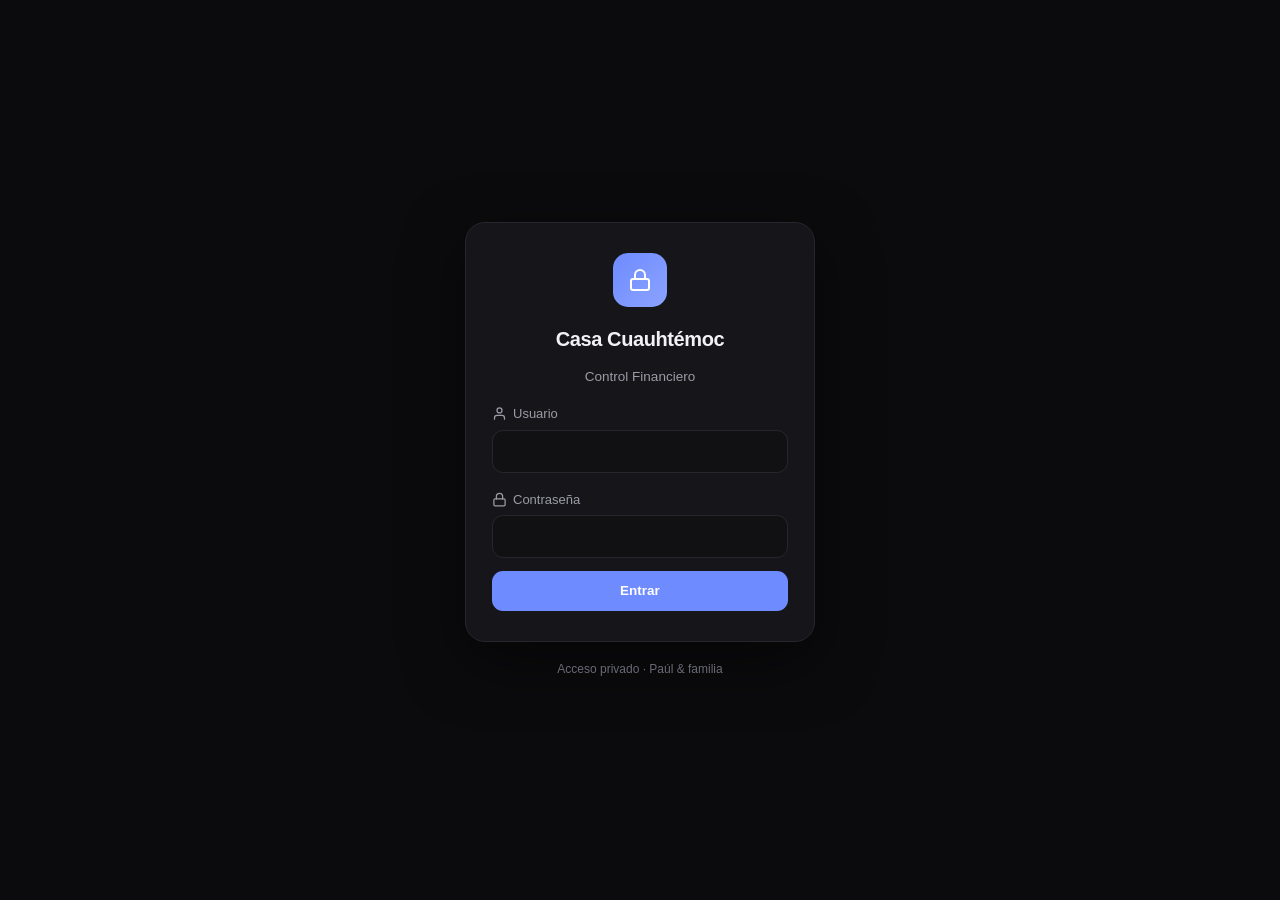
<file: index.html>
<!DOCTYPE html>
<html lang="es">
<head>
  <meta charset="UTF-8" />
  <meta name="viewport" content="width=device-width, initial-scale=1, viewport-fit=cover" />
  <meta name="theme-color" content="#0a0a0b" />
  <meta name="description" content="Control financiero privado — Casa Cuauhtémoc" />
  <title>Casa Cuauhtémoc · Control Financiero</title>

  <link rel="preconnect" href="https://rsms.me/" />
  <link rel="stylesheet" href="https://rsms.me/inter/inter.css" />
  <link rel="stylesheet" href="css/styles.css" />
  <link rel="icon" href="data:image/svg+xml,<svg xmlns='http://www.w3.org/2000/svg' viewBox='0 0 24 24'><text y='20' font-size='20'>🏠</text></svg>" />
</head>
<body>
  <div id="app">
    <div class="login"><p class="sub">Cargando…</p></div>
  </div>
  <script type="module" src="js/app.js"></script>
</body>
</html>
</file>
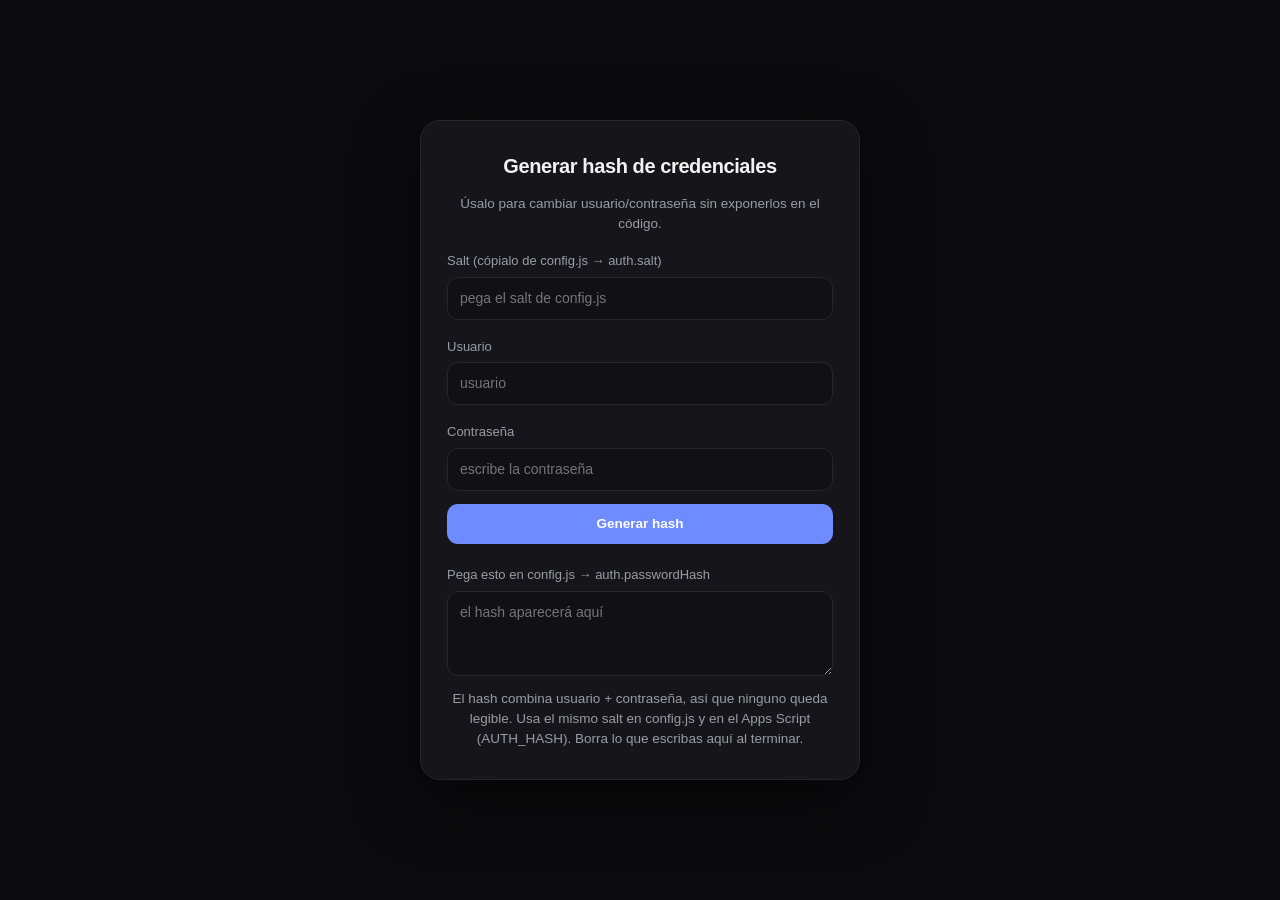
<file: generar-hash.html>
<!DOCTYPE html>
<html lang="es">
<head>
  <meta charset="UTF-8" />
  <meta name="viewport" content="width=device-width, initial-scale=1" />
  <title>Generar hash de credenciales · Casa Cuauhtémoc</title>
  <link rel="stylesheet" href="https://rsms.me/inter/inter.css" />
  <link rel="stylesheet" href="css/styles.css" />
</head>
<body>
  <div class="login">
    <form class="login-card" id="form" style="max-width:440px">
      <h1>Generar hash de credenciales</h1>
      <p class="sub">Úsalo para cambiar usuario/contraseña sin exponerlos en el código.</p>

      <label class="field"><span>Salt (cópialo de config.js → auth.salt)</span>
        <input type="text" id="salt" placeholder="pega el salt de config.js" autocomplete="off"></label>
      <label class="field"><span>Usuario</span>
        <input type="text" id="user" placeholder="usuario" autocapitalize="none" autocomplete="off"></label>
      <label class="field"><span>Contraseña</span>
        <input type="text" id="pass" placeholder="escribe la contraseña" autocomplete="off"></label>

      <button type="submit" class="btn primary block">Generar hash</button>

      <label class="field" style="margin-top:8px"><span>Pega esto en config.js → auth.passwordHash</span>
        <textarea id="out" rows="3" readonly placeholder="el hash aparecerá aquí"></textarea></label>
      <p class="sub">El hash combina usuario + contraseña, así que ninguno queda legible. Usa el mismo salt en config.js y en el Apps Script (AUTH_HASH). Borra lo que escribas aquí al terminar.</p>
    </form>
  </div>

  <script type="module">
    async function sha256(t) {
      const b = await crypto.subtle.digest("SHA-256", new TextEncoder().encode(t));
      return [...new Uint8Array(b)].map((x) => x.toString(16).padStart(2, "0")).join("");
    }
    document.getElementById("form").onsubmit = async (e) => {
      e.preventDefault();
      const salt = document.getElementById("salt").value.trim();
      const user = document.getElementById("user").value.trim();
      const pass = document.getElementById("pass").value;
      document.getElementById("out").value = await sha256(`${salt}:${user}:${pass}`);
    };
  </script>
</body>
</html>
</file>
<file: css/styles.css>
/* ==========================================================================
   Casa Cuauhtémoc — Control Financiero
   Diseño limpio, dark mode, tipo Linear / Vercel
   ========================================================================== */
:root {
  --bg: #0b0b0d;
  --bg-2: #111114;
  --panel: #16161a;
  --panel-2: #1d1d22;
  --line: #26262c;
  --line-soft: #1e1e24;
  --text: #f2f2f5;
  --text-2: #9b9ba6;
  --text-3: #6a6a76;
  --blue: #6e8bff;
  --blue-2: #8ba3ff;
  --ok: #3ddc97;
  --warn: #ffc24b;
  --danger: #ff6b6b;
  --r: 16px;
  --r-sm: 11px;
  --sw: 250px;
  --font: "Inter", -apple-system, BlinkMacSystemFont, "Segoe UI", Roboto, sans-serif;
}
* { box-sizing: border-box; margin: 0; padding: 0; }
html, body { height: 100%; }
body {
  font-family: var(--font);
  background: var(--bg);
  color: var(--text);
  -webkit-font-smoothing: antialiased;
  font-feature-settings: "tnum", "cv02", "cv03";
  line-height: 1.5;
}
.icon { flex: none; vertical-align: middle; }
.sub { color: var(--text-2); font-size: 13.5px; }
.muted { color: var(--text-3); }
.ok-text { color: var(--ok); }
.blue-text { color: var(--blue-2); }
.warn-text { color: var(--warn); }
.usd { color: var(--text-3); font-size: 12.5px; }
.hide-xs { display: inline; }

/* ---------- Layout ---------- */
.layout { display: flex; min-height: 100vh; }
.side {
  width: var(--sw); flex: none; background: var(--bg-2);
  border-right: 1px solid var(--line-soft); display: flex; flex-direction: column;
  padding: 20px 14px; position: sticky; top: 0; height: 100vh;
}
.brand { display: flex; gap: 11px; align-items: center; padding: 4px 6px 20px; }
.brand-ic {
  width: 36px; height: 36px; border-radius: 10px; color: #fff;
  background: linear-gradient(135deg, var(--blue), var(--blue-2));
  display: grid; place-items: center;
}
.brand-name { font-weight: 650; font-size: 14.5px; letter-spacing: -.01em; }
.brand-sub { font-size: 11.5px; color: var(--text-3); }
.nav { display: flex; flex-direction: column; gap: 2px; flex: 1; }
.nav-item {
  display: flex; align-items: center; gap: 11px; padding: 9px 11px;
  border-radius: var(--r-sm); background: none; border: none; color: var(--text-2);
  font: inherit; font-size: 14px; font-weight: 500; cursor: pointer; text-align: left;
  transition: background .15s, color .15s;
}
.nav-item:hover { background: var(--panel); color: var(--text); }
.nav-item.active { background: var(--panel-2); color: var(--text); }
.nav-item.active .icon { color: var(--blue-2); }
.side-foot { display: flex; flex-direction: column; gap: 12px; padding-top: 16px; border-top: 1px solid var(--line-soft); }
.sync { font-size: 12px; color: var(--text-3); }
.dot { display: inline-block; width: 7px; height: 7px; border-radius: 50%; margin-right: 5px; background: var(--text-3); }
.dot.ok { background: var(--ok); box-shadow: 0 0 0 3px rgba(61,220,151,.15); }
.dot.warn { background: var(--warn); }

.main { flex: 1; min-width: 0; display: flex; flex-direction: column; }
.topbar {
  display: flex; align-items: center; gap: 12px; padding: 13px 22px;
  border-bottom: 1px solid var(--line-soft); position: sticky; top: 0; z-index: 20;
  background: rgba(11,11,13,.82); backdrop-filter: blur(12px);
}
.topbar-title { font-weight: 600; flex: 1; letter-spacing: -.01em; }
.menu-tg { display: none; }
.view-root { padding: 24px; max-width: 1040px; width: 100%; margin: 0 auto; }
.tabbar { display: none; }

/* ---------- View headers ---------- */
.view { display: flex; flex-direction: column; gap: 18px; }
.vhead { display: flex; align-items: flex-end; justify-content: space-between; gap: 14px; flex-wrap: wrap; }
.vhead h1 { font-size: 23px; font-weight: 680; letter-spacing: -.025em; }
.fx { font-size: 13px; color: var(--text-2); display: flex; align-items: center; gap: 6px; background: var(--panel); border: 1px solid var(--line-soft); padding: 7px 12px; border-radius: 99px; }

/* ---------- HERO (cuenta de mamá) ---------- */
.hero {
  background: linear-gradient(150deg, #191b2e 0%, var(--panel) 55%);
  border: 1px solid var(--line); border-radius: 20px; padding: 24px;
  display: flex; flex-direction: column; gap: 6px;
}
.hero.compact { background: var(--panel); }
.hero-label { display: inline-flex; align-items: center; gap: 7px; font-size: 13px; color: var(--text-2); }
.hero-amount { font-size: 40px; font-weight: 740; letter-spacing: -.03em; line-height: 1.1; }
.hero-sub { font-size: 13px; color: var(--text-3); margin-bottom: 8px; }
.hero-grid { display: grid; grid-template-columns: repeat(3, 1fr); gap: 12px; margin-top: 8px; }
.hero-grid.wide { grid-template-columns: repeat(4, 1fr); }
.hero-stat { background: rgba(255,255,255,.03); border: 1px solid var(--line-soft); border-radius: var(--r-sm); padding: 12px; display: flex; flex-direction: column; gap: 4px; }
.hero-stat span { font-size: 12px; color: var(--text-2); display: inline-flex; align-items: center; gap: 5px; }
.hero-stat b { font-size: 17px; font-weight: 640; letter-spacing: -.01em; }

/* ---------- Cards / panels ---------- */
.panel { background: var(--panel); border: 1px solid var(--line-soft); border-radius: var(--r); padding: 18px; display: flex; flex-direction: column; gap: 12px; }
.panel-head { display: flex; align-items: center; justify-content: space-between; gap: 10px; }
.panel-head h2 { font-size: 15px; font-weight: 620; display: flex; align-items: center; gap: 8px; letter-spacing: -.01em; }

.cards-2 { display: grid; grid-template-columns: 1fr 1fr; gap: 14px; }
.cards-3 { display: grid; grid-template-columns: repeat(3, 1fr); gap: 14px; }

.mini { background: var(--panel); border: 1px solid var(--line-soft); border-radius: var(--r); padding: 16px; display: flex; flex-direction: column; gap: 6px; }
.mini-head { display: flex; align-items: center; gap: 8px; font-size: 13px; color: var(--text-2); }
.mini-head .icon { color: var(--blue-2); }
.mini-amount { font-size: 22px; font-weight: 680; letter-spacing: -.02em; }
.mini-meta { font-size: 12px; color: var(--text-3); }
.mini-pct { font-size: 12px; color: var(--text-3); align-self: flex-end; }

.stat { gap: 5px; }
.stat-label { font-size: 12.5px; color: var(--text-2); }
.stat-val { font-size: 23px; font-weight: 680; letter-spacing: -.02em; }
.stat-sub { font-size: 12.5px; color: var(--text-3); }
.t-blue .stat-val { color: var(--blue-2); }
.t-ok .stat-val { color: var(--ok); }

/* ---------- Bars / rows ---------- */
.bar { height: 8px; background: var(--panel-2); border-radius: 99px; overflow: hidden; border: 1px solid var(--line-soft); }
.bar-fill { height: 100%; border-radius: 99px; transition: width .6s cubic-bezier(.16,1,.3,1); }
.rows { display: flex; flex-direction: column; }
.row { display: flex; justify-content: space-between; align-items: center; gap: 12px; padding: 11px 0; border-bottom: 1px solid var(--line-soft); }
.row:last-child { border-bottom: none; }
.row span:first-child { font-weight: 550; font-size: 14px; }
.row-val { text-align: right; font-size: 13.5px; }

/* ---------- Chips / tags ---------- */
.chip { font-size: 11px; font-weight: 600; padding: 3px 9px; border-radius: 99px; white-space: nowrap; }
.chip-ok { background: rgba(61,220,151,.13); color: var(--ok); }
.chip-blue { background: rgba(110,139,255,.16); color: var(--blue-2); }
.chip-warn { background: rgba(255,194,75,.14); color: var(--warn); }
.tag { font-size: 10.5px; color: var(--text-3); background: var(--panel-2); padding: 2px 7px; border-radius: 6px; white-space: nowrap; }

/* ---------- Fases ---------- */
.fases { display: flex; flex-direction: column; gap: 14px; }
.fase-nums { display: grid; grid-template-columns: repeat(3, 1fr); gap: 12px; padding: 12px; background: var(--panel-2); border-radius: var(--r-sm); }
.fase-nums > div { display: flex; flex-direction: column; gap: 3px; }
.fase-nums span { font-size: 12px; color: var(--text-2); }
.fase-nums b { font-size: 17px; font-weight: 640; }
.fase details { margin-top: 4px; }
.fase summary { cursor: pointer; font-size: 13px; color: var(--text-2); padding: 4px 0; }
.fase summary:hover { color: var(--text); }

/* ---------- Movimientos ---------- */
.movs { list-style: none; display: flex; flex-direction: column; }
.mov { display: flex; align-items: center; gap: 12px; padding: 11px 0; border-bottom: 1px solid var(--line-soft); }
.mov:last-child { border-bottom: none; }
.mov-ic { width: 34px; height: 34px; border-radius: 10px; display: grid; place-items: center; flex: none; }
.mov-ic.in { background: rgba(61,220,151,.12); color: var(--ok); }
.mov-ic.out { background: rgba(255,107,107,.12); color: var(--danger); }
.mov-main { flex: 1; min-width: 0; display: flex; flex-direction: column; gap: 2px; }
.mov-concepto { font-weight: 560; font-size: 14px; }
.mov-meta { font-size: 12px; color: var(--text-3); overflow: hidden; text-overflow: ellipsis; white-space: nowrap; }
.mov-monto { font-variant-numeric: tabular-nums; font-weight: 640; font-size: 14.5px; white-space: nowrap; }
.mov-monto.in { color: var(--ok); }
.mov-monto.out { color: var(--danger); }
.del { color: var(--text-3); }
.del:hover { color: var(--danger); }

/* ---------- Filtros ---------- */
.filtros { display: flex; gap: 10px; flex-wrap: wrap; }
.filtros select, .filtros input { flex: 1; min-width: 150px; }

/* ---------- Buttons ---------- */
.btn { display: inline-flex; align-items: center; justify-content: center; gap: 7px; padding: 9px 15px; border-radius: var(--r-sm); border: 1px solid transparent; font: inherit; font-size: 13.5px; font-weight: 560; cursor: pointer; transition: transform .08s, background .15s, border-color .15s; white-space: nowrap; }
.btn:active { transform: scale(.97); }
.btn.sm { padding: 7px 12px; font-size: 13px; }
.btn.primary { background: var(--blue); color: #fff; }
.btn.primary:hover { background: var(--blue-2); }
.btn.ghost { background: var(--panel); color: var(--text); border-color: var(--line); }
.btn.ghost:hover { background: var(--panel-2); }
.btn.danger { background: var(--danger); color: #fff; }
.btn.block { width: 100%; }
.ghost-icon { background: none; border: none; color: var(--text-2); cursor: pointer; padding: 6px; border-radius: 8px; display: inline-flex; }
.ghost-icon:hover { background: var(--panel-2); color: var(--text); }

/* ---------- Forms ---------- */
.field { display: flex; flex-direction: column; gap: 6px; font-size: 13px; color: var(--text-2); }
.field span { display: flex; align-items: center; gap: 6px; }
.col-2 { grid-column: 1 / -1; }
input, select, textarea { font: inherit; font-size: 14px; color: var(--text); background: var(--bg-2); border: 1px solid var(--line); border-radius: var(--r-sm); padding: 10px 12px; width: 100%; transition: border-color .15s, box-shadow .15s; }
input:focus, select:focus { outline: none; border-color: var(--blue); box-shadow: 0 0 0 3px rgba(110,139,255,.18); }
.form-grid { display: grid; grid-template-columns: 1fr 1fr; gap: 14px; }
.form-hint { font-size: 12.5px; color: var(--text-2); display: flex; align-items: center; gap: 7px; margin-bottom: 14px; background: var(--panel-2); padding: 10px 12px; border-radius: var(--r-sm); }
.form-hint.warn-text { color: var(--warn); }

/* ---------- Menú agregar ---------- */
.menu-add { display: flex; flex-direction: column; gap: 8px; }
.add-opt { display: flex; align-items: center; gap: 13px; padding: 13px; background: var(--bg-2); border: 1px solid var(--line); border-radius: var(--r-sm); cursor: pointer; text-align: left; transition: background .15s, border-color .15s; }
.add-opt:hover { background: var(--panel-2); border-color: var(--blue); }
.add-opt span:last-child { display: flex; flex-direction: column; }
.add-opt b { font-size: 14px; color: var(--text); font-weight: 600; }
.add-opt small { font-size: 12px; color: var(--text-3); }
.add-ic { width: 38px; height: 38px; border-radius: 11px; display: grid; place-items: center; flex: none; }
.add-ic.in { background: rgba(61,220,151,.12); color: var(--ok); }
.add-ic.out { background: rgba(255,107,107,.12); color: var(--danger); }

/* ---------- Modal ---------- */
#modal-host:empty { display: none; }
.backdrop { position: fixed; inset: 0; background: rgba(0,0,0,.62); backdrop-filter: blur(4px); display: grid; place-items: center; padding: 18px; z-index: 100; opacity: 0; transition: opacity .2s; }
.backdrop.show { opacity: 1; }
.modal { background: var(--panel); border: 1px solid var(--line); border-radius: 18px; width: 100%; max-width: 500px; box-shadow: 0 20px 60px rgba(0,0,0,.5); transform: translateY(12px) scale(.98); transition: transform .2s; max-height: 90vh; overflow: auto; }
.backdrop.show .modal { transform: none; }
.modal-head { display: flex; align-items: center; justify-content: space-between; padding: 17px 20px; border-bottom: 1px solid var(--line-soft); }
.modal-head h3 { font-size: 16px; font-weight: 620; }
.modal-body { padding: 20px; }
.modal-foot { display: flex; justify-content: flex-end; gap: 10px; padding: 16px 20px; border-top: 1px solid var(--line-soft); }
.confirm-text { font-size: 14.5px; line-height: 1.55; color: var(--text-2); }

/* ---------- Toasts ---------- */
.toasts { position: fixed; bottom: 24px; left: 50%; transform: translateX(-50%); display: flex; flex-direction: column; gap: 10px; z-index: 200; }
.toast { display: flex; align-items: center; gap: 10px; padding: 12px 16px; background: var(--panel-2); border: 1px solid var(--line); border-radius: 12px; box-shadow: 0 10px 30px rgba(0,0,0,.4); font-size: 13.5px; opacity: 0; transform: translateY(10px); transition: opacity .25s, transform .25s; }
.toast.show { opacity: 1; transform: none; }
.toast-ok .icon { color: var(--ok); }
.toast-err .icon { color: var(--danger); }

/* ---------- Empty / chart ---------- */
.empty { text-align: center; padding: 26px 16px; color: var(--text-3); }
.empty-ic { width: 50px; height: 50px; border-radius: 14px; background: var(--panel-2); display: grid; place-items: center; margin: 0 auto 12px; }
.empty-title { font-size: 14px; color: var(--text-2); }
.empty-sub { font-size: 12.5px; margin-top: 4px; }
.chart { width: 100%; height: auto; }

/* ---------- Login ---------- */
.login { min-height: 100vh; display: grid; place-items: center; align-content: center; gap: 18px; padding: 24px; }
.login-card { width: 100%; max-width: 350px; background: var(--panel); border: 1px solid var(--line); border-radius: 20px; padding: 30px 26px; display: flex; flex-direction: column; gap: 13px; box-shadow: 0 20px 60px rgba(0,0,0,.5); text-align: center; }
.login-ic { width: 54px; height: 54px; border-radius: 15px; background: linear-gradient(135deg, var(--blue), var(--blue-2)); color: #fff; display: grid; place-items: center; margin: 0 auto 4px; }
.login-card h1 { font-size: 20px; letter-spacing: -.02em; }
.login-card .field { text-align: left; margin-top: 4px; }
.login-err { color: var(--danger); font-size: 13px; }
.login-foot { color: var(--text-3); font-size: 12px; }
.shake { animation: shake .4s; }
@keyframes shake { 10%,90%{transform:translateX(-1px)} 20%,80%{transform:translateX(2px)} 30%,50%,70%{transform:translateX(-4px)} 40%,60%{transform:translateX(4px)} }

/* ---------- Animación ---------- */
.fade { animation: fade .35s cubic-bezier(.16,1,.3,1); }
@keyframes fade { from { opacity: 0; transform: translateY(6px); } to { opacity: 1; transform: none; } }

/* ==========================================================================
   RESPONSIVE
   ========================================================================== */
@media (max-width: 920px) {
  .cards-3 { grid-template-columns: repeat(2, 1fr); }
  .hero-grid.wide { grid-template-columns: repeat(2, 1fr); }
}
@media (max-width: 720px) {
  .side { position: fixed; left: 0; top: 0; z-index: 60; transform: translateX(-100%); transition: transform .25s; box-shadow: 0 20px 60px rgba(0,0,0,.5); }
  .side.open { transform: none; }
  .menu-tg { display: inline-flex; }
  .tabbar { display: flex; position: fixed; bottom: 0; left: 0; right: 0; z-index: 50; background: rgba(17,17,20,.94); backdrop-filter: blur(14px); border-top: 1px solid var(--line-soft); padding: 8px 4px calc(8px + env(safe-area-inset-bottom)); justify-content: space-around; }
  .tab-item { display: flex; flex-direction: column; align-items: center; gap: 3px; background: none; border: none; color: var(--text-3); font: inherit; font-size: 10px; font-weight: 500; cursor: pointer; padding: 4px; flex: 1; }
  .tab-item.active { color: var(--blue-2); }
  .view-root { padding: 18px 16px 90px; }
}
@media (max-width: 520px) {
  .cards-2, .cards-3, .hero-grid, .hero-grid.wide, .fase-nums, .form-grid { grid-template-columns: 1fr; }
  .hide-xs { display: none; }
  .vhead h1 { font-size: 20px; }
  .hero-amount { font-size: 33px; }
  .hero-grid { grid-template-columns: 1fr 1fr; }
}
</file>
